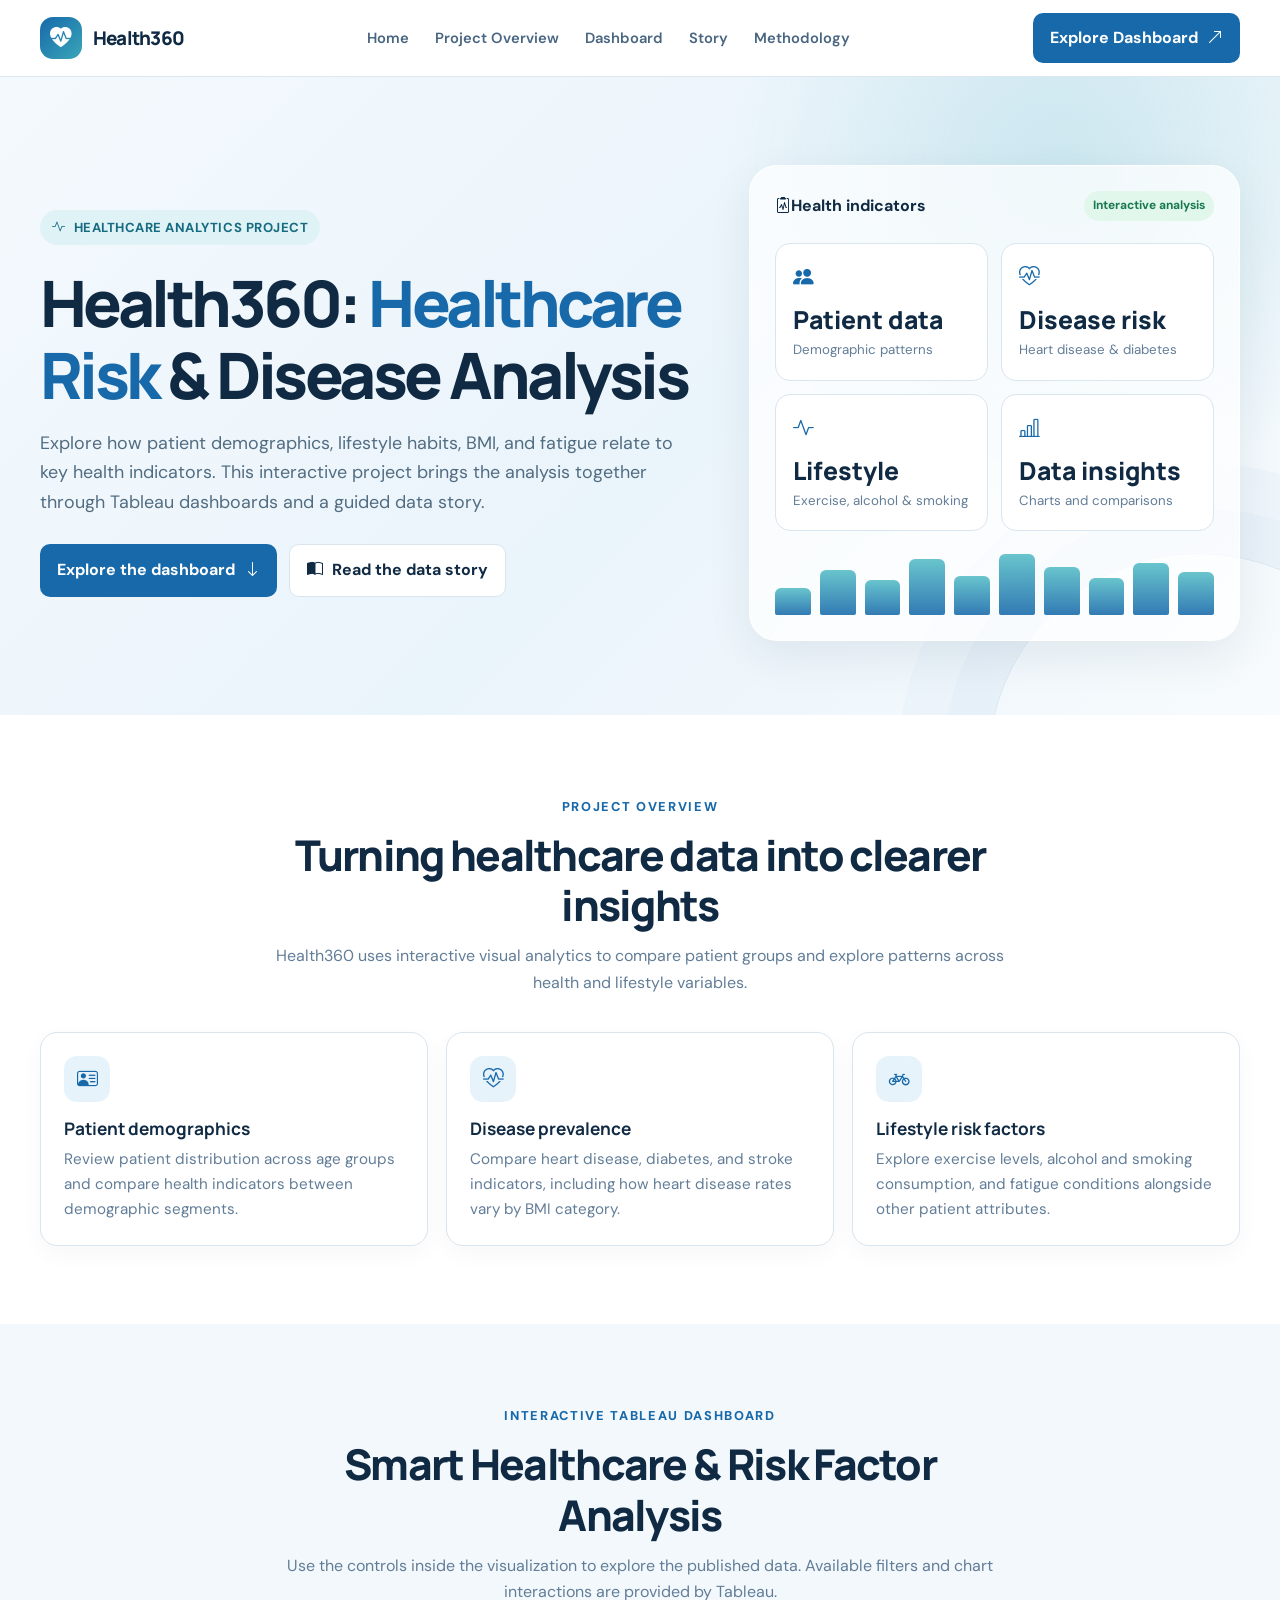
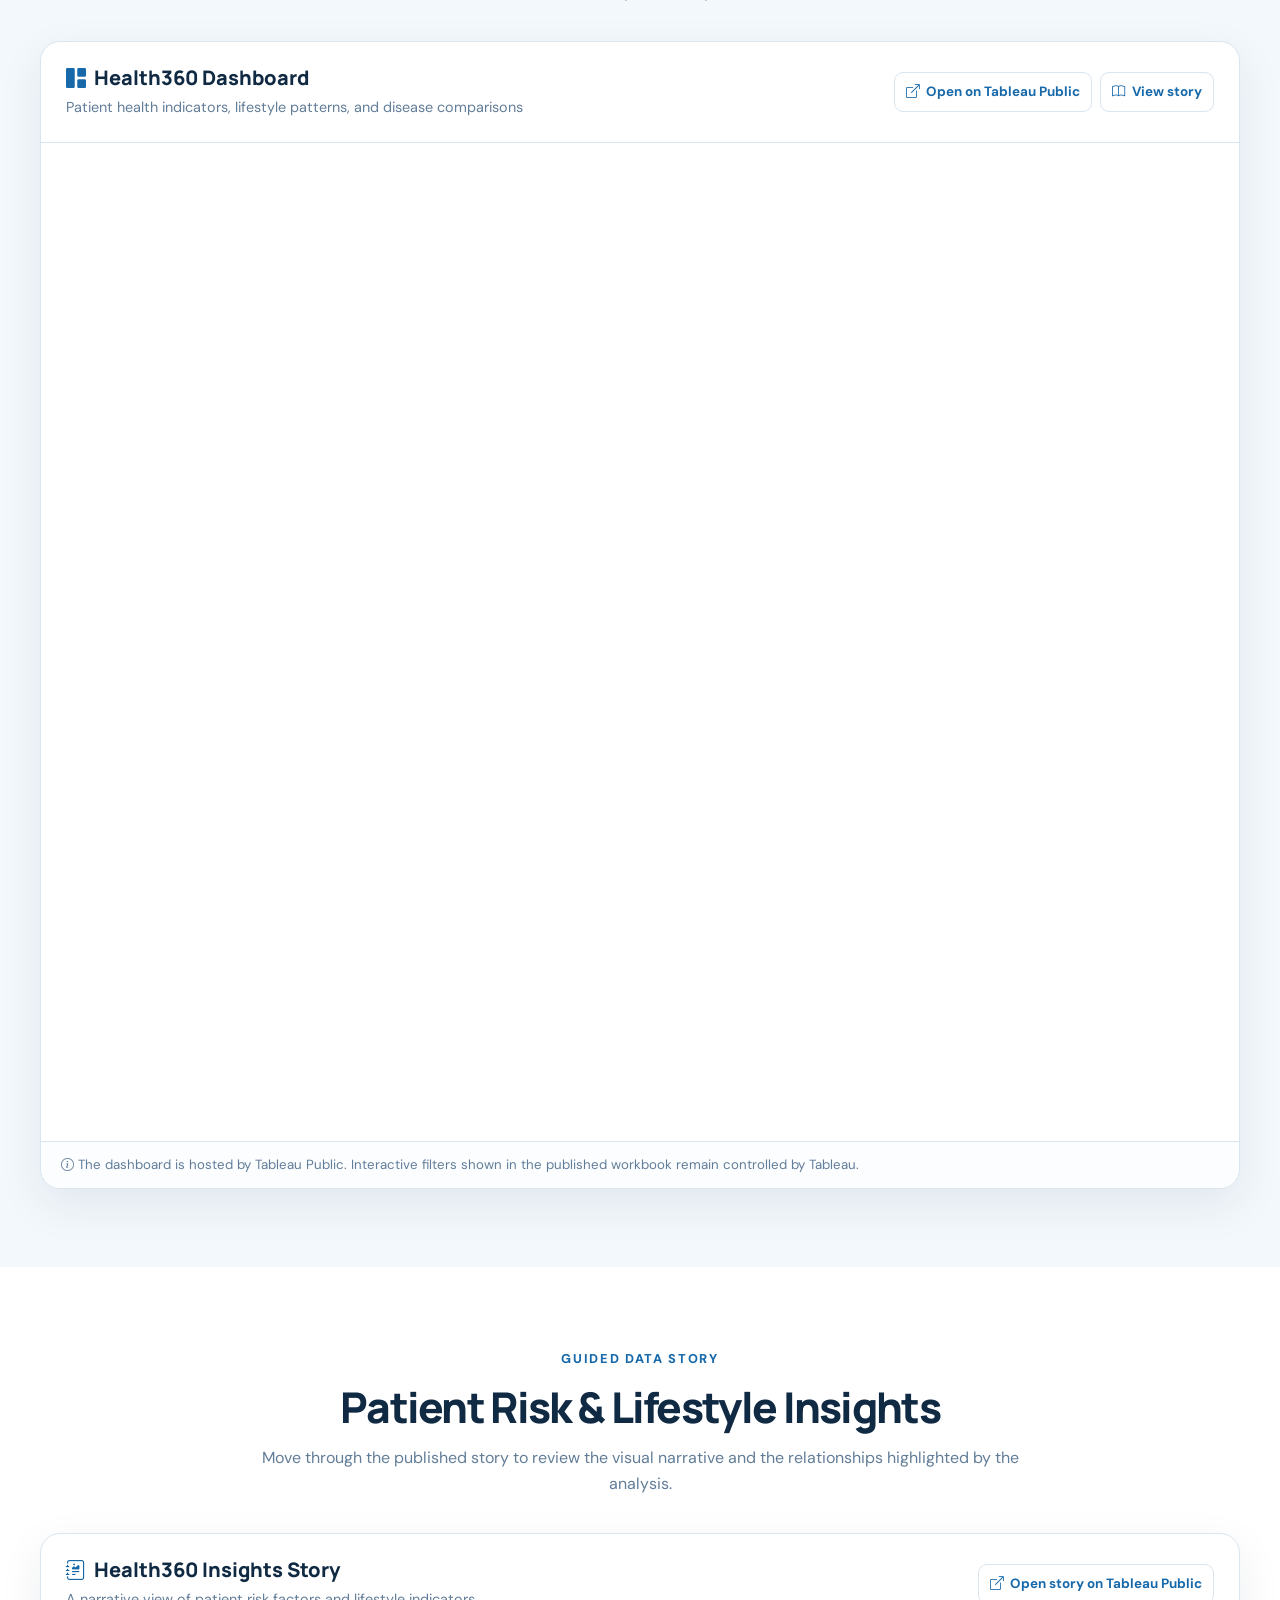
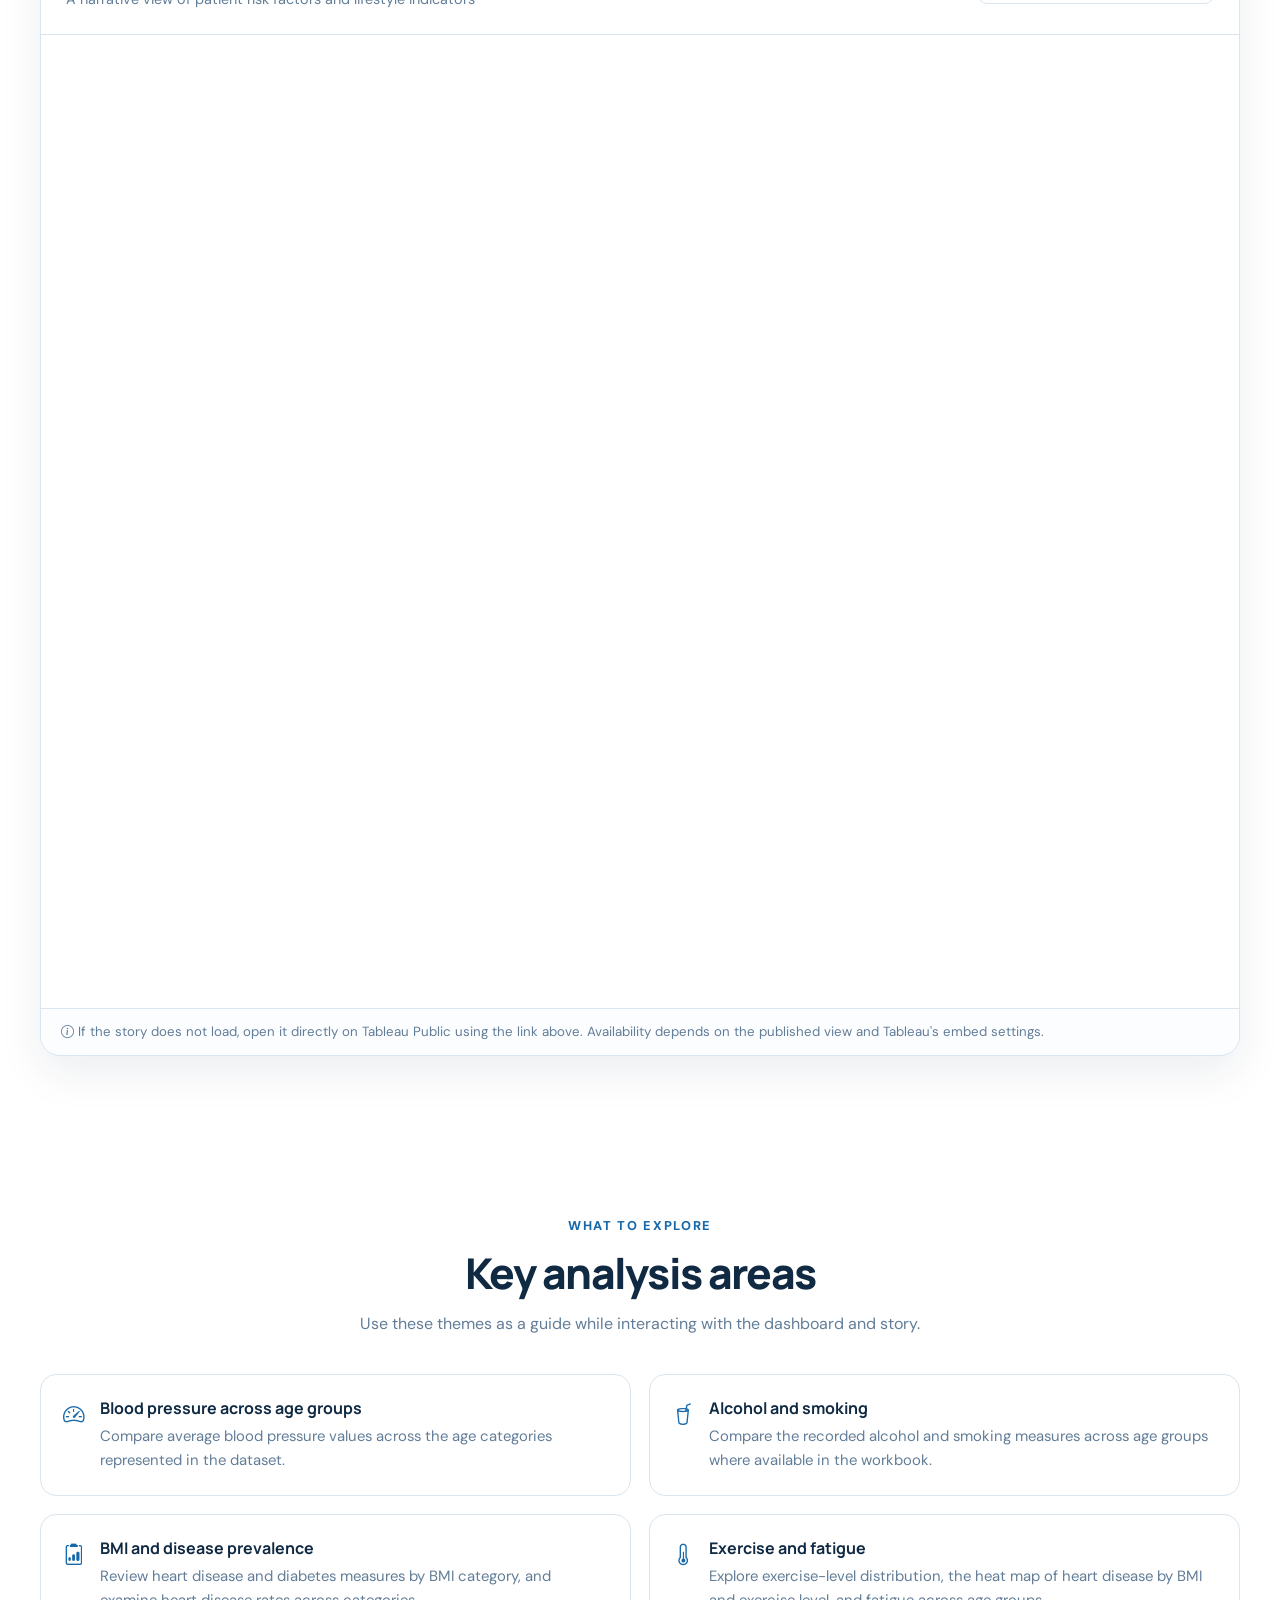
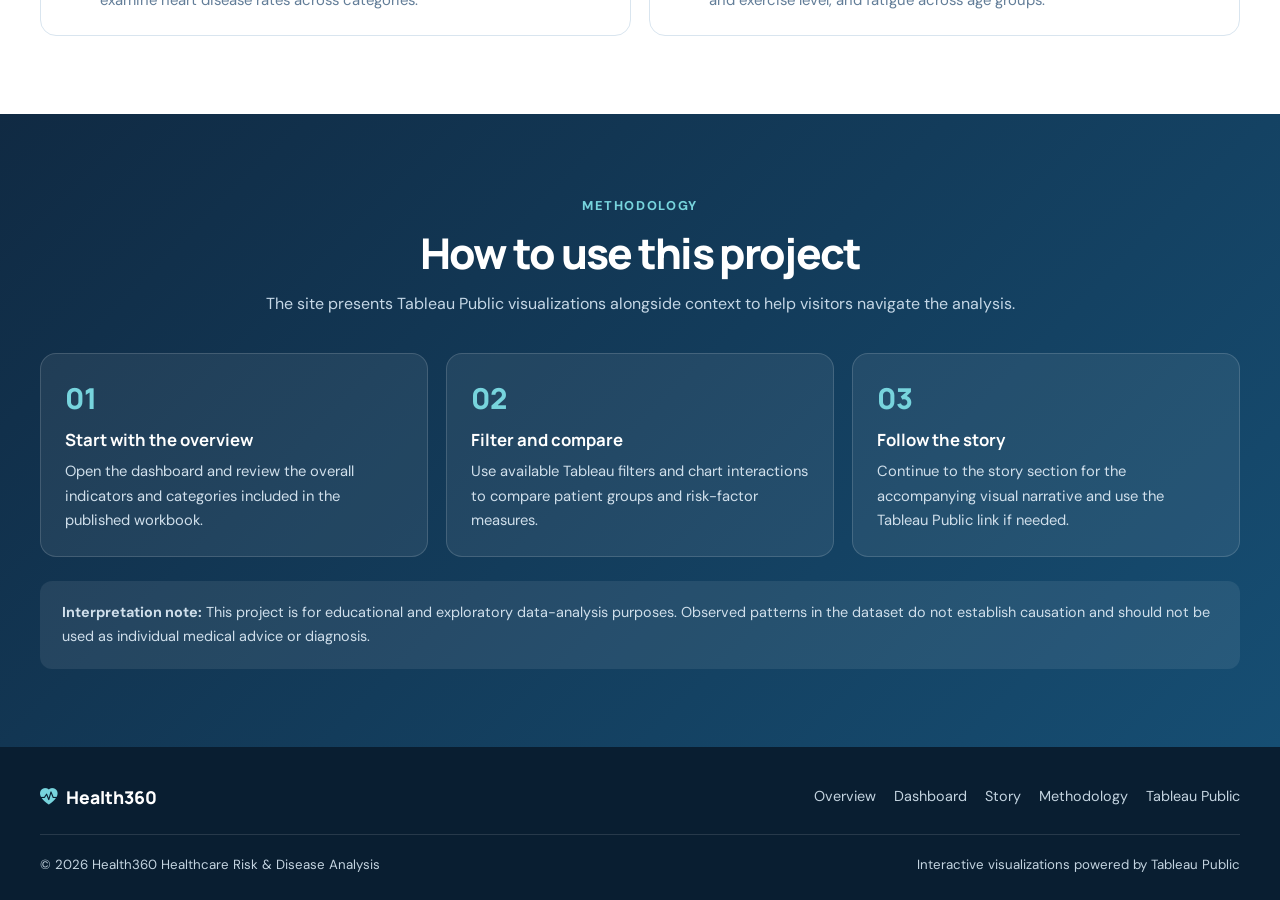
<file: index.html>
<!DOCTYPE html>
<html lang="en">
<head>
  <meta charset="utf-8">
  <meta name="viewport" content="width=device-width, initial-scale=1">
  <meta name="description" content="Health360 healthcare risk and disease analysis dashboard exploring patient health indicators, lifestyle factors, and disease prevalence.">
  <meta name="theme-color" content="#102a43">
  <title>Health360 | Healthcare Risk &amp; Disease Analysis</title>
  <link rel="preconnect" href="https://fonts.googleapis.com">
  <link rel="preconnect" href="https://fonts.gstatic.com" crossorigin>
  <link href="https://fonts.googleapis.com/css2?family=DM+Sans:wght@400;500;600;700&family=Manrope:wght@400;500;600;700;800&display=swap" rel="stylesheet">
  <link href="https://cdn.jsdelivr.net/npm/bootstrap-icons@1.11.3/font/bootstrap-icons.min.css" rel="stylesheet">
  <style>
    :root{--navy:#102a43;--blue:#1769aa;--cyan:#3aa6b9;--ink:#243b53;--muted:#627d98;--line:#d9e5ef;--pale:#f3f8fc;--white:#fff;--shadow:0 16px 45px rgba(16,42,67,.08)}
    *{box-sizing:border-box}html{scroll-behavior:smooth;scroll-padding-top:88px}body{margin:0;background:#fff;color:var(--ink);font-family:'DM Sans',sans-serif;line-height:1.65}a{color:inherit;text-decoration:none}.container{width:min(1200px,calc(100% - 40px));margin:auto}
    .site-header{position:sticky;top:0;z-index:20;background:rgba(255,255,255,.94);backdrop-filter:blur(14px);border-bottom:1px solid rgba(217,229,239,.9)}.nav-wrap{min-height:76px;display:flex;align-items:center;justify-content:space-between;gap:24px}.brand{display:flex;align-items:center;gap:11px;color:var(--navy);font:800 1.18rem Manrope,sans-serif;letter-spacing:-.04em}.brand-mark{width:42px;height:42px;border-radius:13px;display:grid;place-items:center;color:#fff;background:linear-gradient(135deg,var(--blue),var(--cyan));font-size:1.35rem}.nav-links{display:flex;align-items:center;gap:26px;color:#486581;font-weight:600;font-size:.92rem}.nav-links a:hover,.nav-links a:focus{color:var(--blue)}.nav-cta,.button{display:inline-flex;align-items:center;justify-content:center;gap:9px;border:0;border-radius:10px;padding:12px 17px;background:var(--blue);color:white;font-weight:700;cursor:pointer;transition:.2s}.nav-cta:hover,.button:hover{background:#10568e;transform:translateY(-1px);color:#fff}.menu-toggle{display:none;border:1px solid var(--line);border-radius:9px;background:#fff;color:var(--navy);font-size:1.4rem;padding:7px 11px}
    .hero{position:relative;overflow:hidden;padding:88px 0 74px;background:radial-gradient(circle at 83% 15%,rgba(58,166,185,.18),transparent 28%),linear-gradient(135deg,#f4f9fd 0%,#eaf4fb 55%,#f7fbfd 100%)}.hero:after{content:'';position:absolute;width:420px;height:420px;border:1px solid rgba(23,105,170,.12);border-radius:50%;right:-130px;bottom:-260px;box-shadow:0 0 0 45px rgba(23,105,170,.025),0 0 0 90px rgba(23,105,170,.025)}.hero-grid{display:grid;grid-template-columns:1.15fr .85fr;align-items:center;gap:45px;position:relative;z-index:1}.eyebrow{display:inline-flex;align-items:center;gap:8px;padding:7px 12px;border-radius:99px;background:#dff2f6;color:#176b80;font-weight:700;font-size:.82rem;letter-spacing:.04em;text-transform:uppercase}.hero h1{font:800 clamp(2.35rem,5vw,4.2rem)/1.12 Manrope,sans-serif;color:var(--navy);letter-spacing:-.055em;margin:22px 0 18px;max-width:720px}.hero h1 span{color:var(--blue)}.hero p{font-size:1.12rem;color:#526d82;max-width:650px;margin:0 0 27px}.hero-actions{display:flex;flex-wrap:wrap;gap:12px}.button.secondary{background:#fff;color:var(--navy);border:1px solid var(--line)}.button.secondary:hover{background:#f6fbff}.hero-visual{min-height:310px;border:1px solid rgba(255,255,255,.9);border-radius:28px;padding:25px;background:rgba(255,255,255,.72);box-shadow:var(--shadow);position:relative}.visual-top{display:flex;align-items:center;justify-content:space-between;margin-bottom:22px;font-weight:700;color:var(--navy)}.status-pill{font-size:.75rem;padding:5px 9px;border-radius:99px;background:#e1f7ec;color:#18794e}.metric-grid{display:grid;grid-template-columns:1fr 1fr;gap:13px}.metric{padding:17px;border:1px solid var(--line);border-radius:15px;background:white}.metric i{font-size:1.3rem;color:var(--blue)}.metric strong{display:block;font:800 1.55rem Manrope,sans-serif;color:var(--navy);margin-top:8px}.metric small{color:var(--muted)}.mini-bars{display:flex;align-items:end;gap:9px;height:64px;margin-top:20px}.mini-bars span{display:block;flex:1;border-radius:6px 6px 2px 2px;background:linear-gradient(180deg,#55bdc6,#1769aa);opacity:.88}
    section{padding:78px 0}.section-heading{text-align:center;max-width:760px;margin:0 auto 36px}.section-heading .kicker{color:var(--blue);font-size:.8rem;text-transform:uppercase;font-weight:800;letter-spacing:.13em}.section-heading h2{font:800 clamp(1.8rem,3.4vw,2.65rem)/1.2 Manrope,sans-serif;letter-spacing:-.04em;color:var(--navy);margin:10px 0 12px}.section-heading p{color:var(--muted);margin:0}.overview{background:#fff}.overview-grid{display:grid;grid-template-columns:repeat(3,1fr);gap:18px}.info-card{padding:23px;border:1px solid var(--line);border-radius:17px;background:white;box-shadow:0 8px 24px rgba(16,42,67,.035)}.info-card .icon{width:46px;height:46px;border-radius:13px;display:grid;place-items:center;background:#e7f3fb;color:var(--blue);font-size:1.3rem;margin-bottom:15px}.info-card h3{font:700 1.08rem Manrope,sans-serif;color:var(--navy);margin:0 0 7px}.info-card p{margin:0;color:var(--muted);font-size:.95rem}
    .viz-section{background:var(--pale)}.viz-card{border:1px solid var(--line);border-radius:20px;background:#fff;overflow:hidden;box-shadow:var(--shadow)}.viz-head{padding:22px 25px;display:flex;align-items:center;justify-content:space-between;gap:16px;border-bottom:1px solid var(--line)}.viz-head h3{margin:0;color:var(--navy);font:800 1.25rem Manrope,sans-serif}.viz-head p{margin:5px 0 0;color:var(--muted);font-size:.9rem}.viz-actions{display:flex;flex-wrap:wrap;gap:8px}.small-link{display:inline-flex;align-items:center;gap:7px;border:1px solid var(--line);padding:8px 11px;border-radius:9px;font-size:.84rem;font-weight:700;color:var(--blue);white-space:nowrap}.small-link:hover{background:#edf7fc}.tableau-frame{position:relative;width:100%;height:clamp(620px,78vw,1050px);background:#fff}.tableau-frame iframe{position:absolute;inset:0;width:100%;height:100%;border:0}.tableau-note{padding:12px 20px;border-top:1px solid var(--line);font-size:.83rem;color:var(--muted);background:#fbfdff}.story-section{background:white}.story-frame{height:clamp(620px,76vw,980px)}.story-frame iframe{position:absolute;inset:0;width:100%;height:100%;border:0}.insights-grid{display:grid;grid-template-columns:repeat(2,1fr);gap:18px}.insight{display:flex;gap:15px;padding:22px;border:1px solid var(--line);border-radius:16px;background:white}.insight i{font-size:1.35rem;color:var(--blue);margin-top:2px}.insight h3{margin:0 0 5px;font:700 1rem Manrope,sans-serif;color:var(--navy)}.insight p{margin:0;color:var(--muted);font-size:.93rem}.method{background:linear-gradient(135deg,#102a43,#164e73);color:white}.method .section-heading h2{color:white}.method .section-heading p{color:#c5d7e6}.method-grid{display:grid;grid-template-columns:repeat(3,1fr);gap:18px}.method-card{padding:24px;border-radius:16px;border:1px solid rgba(255,255,255,.15);background:rgba(255,255,255,.07)}.method-card .number{font:800 1.8rem Manrope,sans-serif;color:#77d4dd}.method-card h3{font:700 1.05rem Manrope,sans-serif;margin:10px 0 8px}.method-card p{margin:0;color:#d0dfeb;font-size:.92rem}.disclaimer{padding:20px 22px;margin-top:24px;border-radius:12px;background:rgba(255,255,255,.08);color:#d0dfeb;font-size:.9rem}
    footer{background:#091e31;color:#c4d4e0;padding:38px 0 24px}.footer-top{display:flex;align-items:center;justify-content:space-between;gap:25px;flex-wrap:wrap}.footer-brand{font:800 1.1rem Manrope,sans-serif;color:white}.footer-links{display:flex;gap:18px;flex-wrap:wrap;font-size:.9rem}.footer-links a:hover{color:white}.copyright{border-top:1px solid rgba(255,255,255,.12);padding-top:19px;margin-top:25px;font-size:.83rem;display:flex;justify-content:space-between;gap:15px;flex-wrap:wrap}.back-top{position:fixed;right:18px;bottom:18px;width:44px;height:44px;border-radius:13px;display:grid;place-items:center;background:var(--blue);color:white;box-shadow:var(--shadow);z-index:10;opacity:0;pointer-events:none;transition:.2s}.back-top.visible{opacity:1;pointer-events:auto}
    @media(max-width:900px){.hero-grid{grid-template-columns:1fr}.hero-visual{max-width:650px}.nav-links{gap:15px}.overview-grid,.method-grid{grid-template-columns:repeat(2,1fr)}.viz-head{align-items:flex-start;flex-direction:column}.tableau-frame{height:760px}}
    @media(max-width:680px){.container{width:min(100% - 28px,1200px)}.nav-wrap{min-height:68px}.menu-toggle{display:block}.nav-cta{display:none}.nav-links{display:none;position:absolute;top:68px;left:14px;right:14px;padding:16px;background:white;border:1px solid var(--line);border-radius:14px;box-shadow:var(--shadow);flex-direction:column;align-items:stretch;gap:0}.nav-links.open{display:flex}.nav-links a{padding:10px 7px}.hero{padding:60px 0 52px}.hero h1{font-size:2.55rem}.hero p{font-size:1rem}.hero-visual{padding:17px;min-height:0}.metric{padding:13px}.metric strong{font-size:1.25rem}section{padding:57px 0}.overview-grid,.method-grid,.insights-grid{grid-template-columns:1fr}.section-heading{margin-bottom:27px}.viz-head{padding:18px}.viz-head h3{font-size:1.1rem}.viz-actions{width:100%}.small-link{font-size:.78rem}.tableau-frame{height:700px}.story-frame{height:720px}.copyright{flex-direction:column}.footer-top{align-items:flex-start;flex-direction:column}}
    @media(prefers-reduced-motion:reduce){html{scroll-behavior:auto}*,*:before,*:after{transition:none!important;animation:none!important}}
  </style>
</head>
<body>
  <header class="site-header">
    <div class="container nav-wrap">
      <a class="brand" href="#home" aria-label="Health360 home"><span class="brand-mark"><i class="bi bi-heart-pulse-fill"></i></span><span>Health360</span></a>
      <button class="menu-toggle" id="menuToggle" aria-label="Open navigation" aria-expanded="false"><i class="bi bi-list"></i></button>
      <nav class="nav-links" id="navLinks" aria-label="Main navigation">
        <a href="#home">Home</a><a href="#overview">Project Overview</a><a href="#dashboard">Dashboard</a><a href="#story">Story</a><a href="#methodology">Methodology</a>
      </nav>
      <a class="nav-cta" href="#dashboard">Explore Dashboard <i class="bi bi-arrow-up-right"></i></a>
    </div>
  </header>

  <main>
    <section class="hero" id="home">
      <div class="container hero-grid">
        <div>
          <span class="eyebrow"><i class="bi bi-activity"></i> Healthcare analytics project</span>
          <h1>Health360: <span>Healthcare Risk</span> &amp; Disease Analysis</h1>
          <p>Explore how patient demographics, lifestyle habits, BMI, and fatigue relate to key health indicators. This interactive project brings the analysis together through Tableau dashboards and a guided data story.</p>
          <div class="hero-actions"><a class="button" href="#dashboard">Explore the dashboard <i class="bi bi-arrow-down"></i></a><a class="button secondary" href="#story"><i class="bi bi-book-half"></i> Read the data story</a></div>
        </div>
        <div class="hero-visual" aria-label="Illustrative healthcare metrics preview">
          <div class="visual-top"><span><i class="bi bi-clipboard2-pulse me-2"></i>Health indicators</span><span class="status-pill">Interactive analysis</span></div>
          <div class="metric-grid">
            <div class="metric"><i class="bi bi-people-fill"></i><strong>Patient data</strong><small>Demographic patterns</small></div>
            <div class="metric"><i class="bi bi-heart-pulse"></i><strong>Disease risk</strong><small>Heart disease &amp; diabetes</small></div>
            <div class="metric"><i class="bi bi-activity"></i><strong>Lifestyle</strong><small>Exercise, alcohol &amp; smoking</small></div>
            <div class="metric"><i class="bi bi-bar-chart-line"></i><strong>Data insights</strong><small>Charts and comparisons</small></div>
          </div>
          <div class="mini-bars" aria-hidden="true"><span style="height:42%"></span><span style="height:70%"></span><span style="height:55%"></span><span style="height:88%"></span><span style="height:62%"></span><span style="height:96%"></span><span style="height:76%"></span><span style="height:58%"></span><span style="height:82%"></span><span style="height:68%"></span></div>
        </div>
      </div>
    </section>

    <section class="overview" id="overview">
      <div class="container">
        <div class="section-heading"><span class="kicker">Project overview</span><h2>Turning healthcare data into clearer insights</h2><p>Health360 uses interactive visual analytics to compare patient groups and explore patterns across health and lifestyle variables.</p></div>
        <div class="overview-grid">
          <article class="info-card"><div class="icon"><i class="bi bi-person-vcard"></i></div><h3>Patient demographics</h3><p>Review patient distribution across age groups and compare health indicators between demographic segments.</p></article>
          <article class="info-card"><div class="icon"><i class="bi bi-heart-pulse"></i></div><h3>Disease prevalence</h3><p>Compare heart disease, diabetes, and stroke indicators, including how heart disease rates vary by BMI category.</p></article>
          <article class="info-card"><div class="icon"><i class="bi bi-bicycle"></i></div><h3>Lifestyle risk factors</h3><p>Explore exercise levels, alcohol and smoking consumption, and fatigue conditions alongside other patient attributes.</p></article>
        </div>
      </div>
    </section>

    <section class="viz-section" id="dashboard">
      <div class="container">
        <div class="section-heading"><span class="kicker">Interactive Tableau dashboard</span><h2>Smart Healthcare &amp; Risk Factor Analysis</h2><p>Use the controls inside the visualization to explore the published data. Available filters and chart interactions are provided by Tableau.</p></div>
        <div class="viz-card">
          <div class="viz-head"><div><h3><i class="bi bi-grid-1x2-fill" style="color:var(--blue);margin-right:8px"></i>Health360 Dashboard</h3><p>Patient health indicators, lifestyle patterns, and disease comparisons</p></div><div class="viz-actions"><a class="small-link" href="https://public.tableau.com/views/Health360HealthcareRisk/Health360HealthcareRiskAnalysis" target="_blank" rel="noopener noreferrer"><i class="bi bi-box-arrow-up-right"></i> Open on Tableau Public</a><a class="small-link" href="#story"><i class="bi bi-book"></i> View story</a></div></div>
          <div class="tableau-frame"><iframe title="Health360 Healthcare Risk Analysis Dashboard" src="https://public.tableau.com/views/Health360HealthcareRisk/Health360HealthcareRiskAnalysis?:showVizHome=no&amp;:embed=true&amp;:toolbar=yes&amp;:tabs=no&amp;:display_count=no" loading="lazy" allowfullscreen></iframe></div>
          <div class="tableau-note"><i class="bi bi-info-circle"></i> The dashboard is hosted by Tableau Public. Interactive filters shown in the published workbook remain controlled by Tableau.</div>
        </div>
      </div>
    </section>

    <section class="story-section" id="story">
      <div class="container">
        <div class="section-heading"><span class="kicker">Guided data story</span><h2>Patient Risk &amp; Lifestyle Insights</h2><p>Move through the published story to review the visual narrative and the relationships highlighted by the analysis.</p></div>
        <div class="viz-card">
          <div class="viz-head"><div><h3><i class="bi bi-journal-richtext" style="color:var(--blue);margin-right:8px"></i>Health360 Insights Story</h3><p>A narrative view of patient risk factors and lifestyle indicators</p></div><div class="viz-actions"><a class="small-link" href="https://public.tableau.com/views/Health360HealthcareRisk/PatientRiskLifestyleInsights" target="_blank" rel="noopener noreferrer"><i class="bi bi-box-arrow-up-right"></i> Open story on Tableau Public</a></div></div>
          <div class="tableau-frame story-frame"><iframe title="Health360 Patient Risk and Lifestyle Insights Story" src="https://public.tableau.com/views/Health360HealthcareRisk/PatientRiskLifestyleInsights?:showVizHome=no&amp;:embed=true&amp;:toolbar=yes&amp;:tabs=no&amp;:display_count=no" loading="lazy" allowfullscreen></iframe></div>
          <div class="tableau-note"><i class="bi bi-info-circle"></i> If the story does not load, open it directly on Tableau Public using the link above. Availability depends on the published view and Tableau's embed settings.</div>
        </div>
      </div>
    </section>

    <section class="overview" id="insights">
      <div class="container">
        <div class="section-heading"><span class="kicker">What to explore</span><h2>Key analysis areas</h2><p>Use these themes as a guide while interacting with the dashboard and story.</p></div>
        <div class="insights-grid">
          <article class="insight"><i class="bi bi-speedometer2"></i><div><h3>Blood pressure across age groups</h3><p>Compare average blood pressure values across the age categories represented in the dataset.</p></div></article>
          <article class="insight"><i class="bi bi-cup-straw"></i><div><h3>Alcohol and smoking</h3><p>Compare the recorded alcohol and smoking measures across age groups where available in the workbook.</p></div></article>
          <article class="insight"><i class="bi bi-clipboard2-data"></i><div><h3>BMI and disease prevalence</h3><p>Review heart disease and diabetes measures by BMI category, and examine heart disease rates across categories.</p></div></article>
          <article class="insight"><i class="bi bi-thermometer-half"></i><div><h3>Exercise and fatigue</h3><p>Explore exercise-level distribution, the heat map of heart disease by BMI and exercise level, and fatigue across age groups.</p></div></article>
        </div>
      </div>
    </section>

    <section class="method" id="methodology">
      <div class="container">
        <div class="section-heading"><span class="kicker" style="color:#77d4dd">Methodology</span><h2>How to use this project</h2><p>The site presents Tableau Public visualizations alongside context to help visitors navigate the analysis.</p></div>
        <div class="method-grid">
          <article class="method-card"><div class="number">01</div><h3>Start with the overview</h3><p>Open the dashboard and review the overall indicators and categories included in the published workbook.</p></article>
          <article class="method-card"><div class="number">02</div><h3>Filter and compare</h3><p>Use available Tableau filters and chart interactions to compare patient groups and risk-factor measures.</p></article>
          <article class="method-card"><div class="number">03</div><h3>Follow the story</h3><p>Continue to the story section for the accompanying visual narrative and use the Tableau Public link if needed.</p></article>
        </div>
        <div class="disclaimer"><strong>Interpretation note:</strong> This project is for educational and exploratory data-analysis purposes. Observed patterns in the dataset do not establish causation and should not be used as individual medical advice or diagnosis.</div>
      </div>
    </section>
  </main>

  <footer>
    <div class="container">
      <div class="footer-top"><a class="footer-brand" href="#home"><i class="bi bi-heart-pulse-fill" style="color:#77d4dd;margin-right:8px"></i>Health360</a><div class="footer-links"><a href="#overview">Overview</a><a href="#dashboard">Dashboard</a><a href="#story">Story</a><a href="#methodology">Methodology</a><a href="https://public.tableau.com/views/Health360HealthcareRisk/Health360HealthcareRiskAnalysis" target="_blank" rel="noopener noreferrer">Tableau Public</a></div></div>
      <div class="copyright"><span>© <span id="year"></span> Health360 Healthcare Risk &amp; Disease Analysis</span><span>Interactive visualizations powered by Tableau Public</span></div>
    </div>
  </footer>
  <a class="back-top" id="backTop" href="#home" aria-label="Back to top"><i class="bi bi-arrow-up"></i></a>
  <script>
    const menuToggle = document.getElementById('menuToggle');
    const navLinks = document.getElementById('navLinks');
    menuToggle.addEventListener('click', () => {
      const open = navLinks.classList.toggle('open');
      menuToggle.setAttribute('aria-expanded', String(open));
      menuToggle.innerHTML = open ? '<i class="bi bi-x-lg"></i>' : '<i class="bi bi-list"></i>';
    });
    navLinks.querySelectorAll('a').forEach(link => link.addEventListener('click', () => {
      navLinks.classList.remove('open');
      menuToggle.setAttribute('aria-expanded', 'false');
      menuToggle.innerHTML = '<i class="bi bi-list"></i>';
    }));
    const backTop = document.getElementById('backTop');
    window.addEventListener('scroll', () => backTop.classList.toggle('visible', window.scrollY > 450), {passive:true});
    document.getElementById('year').textContent = new Date().getFullYear();
  </script>
</body>
</html>
</file>
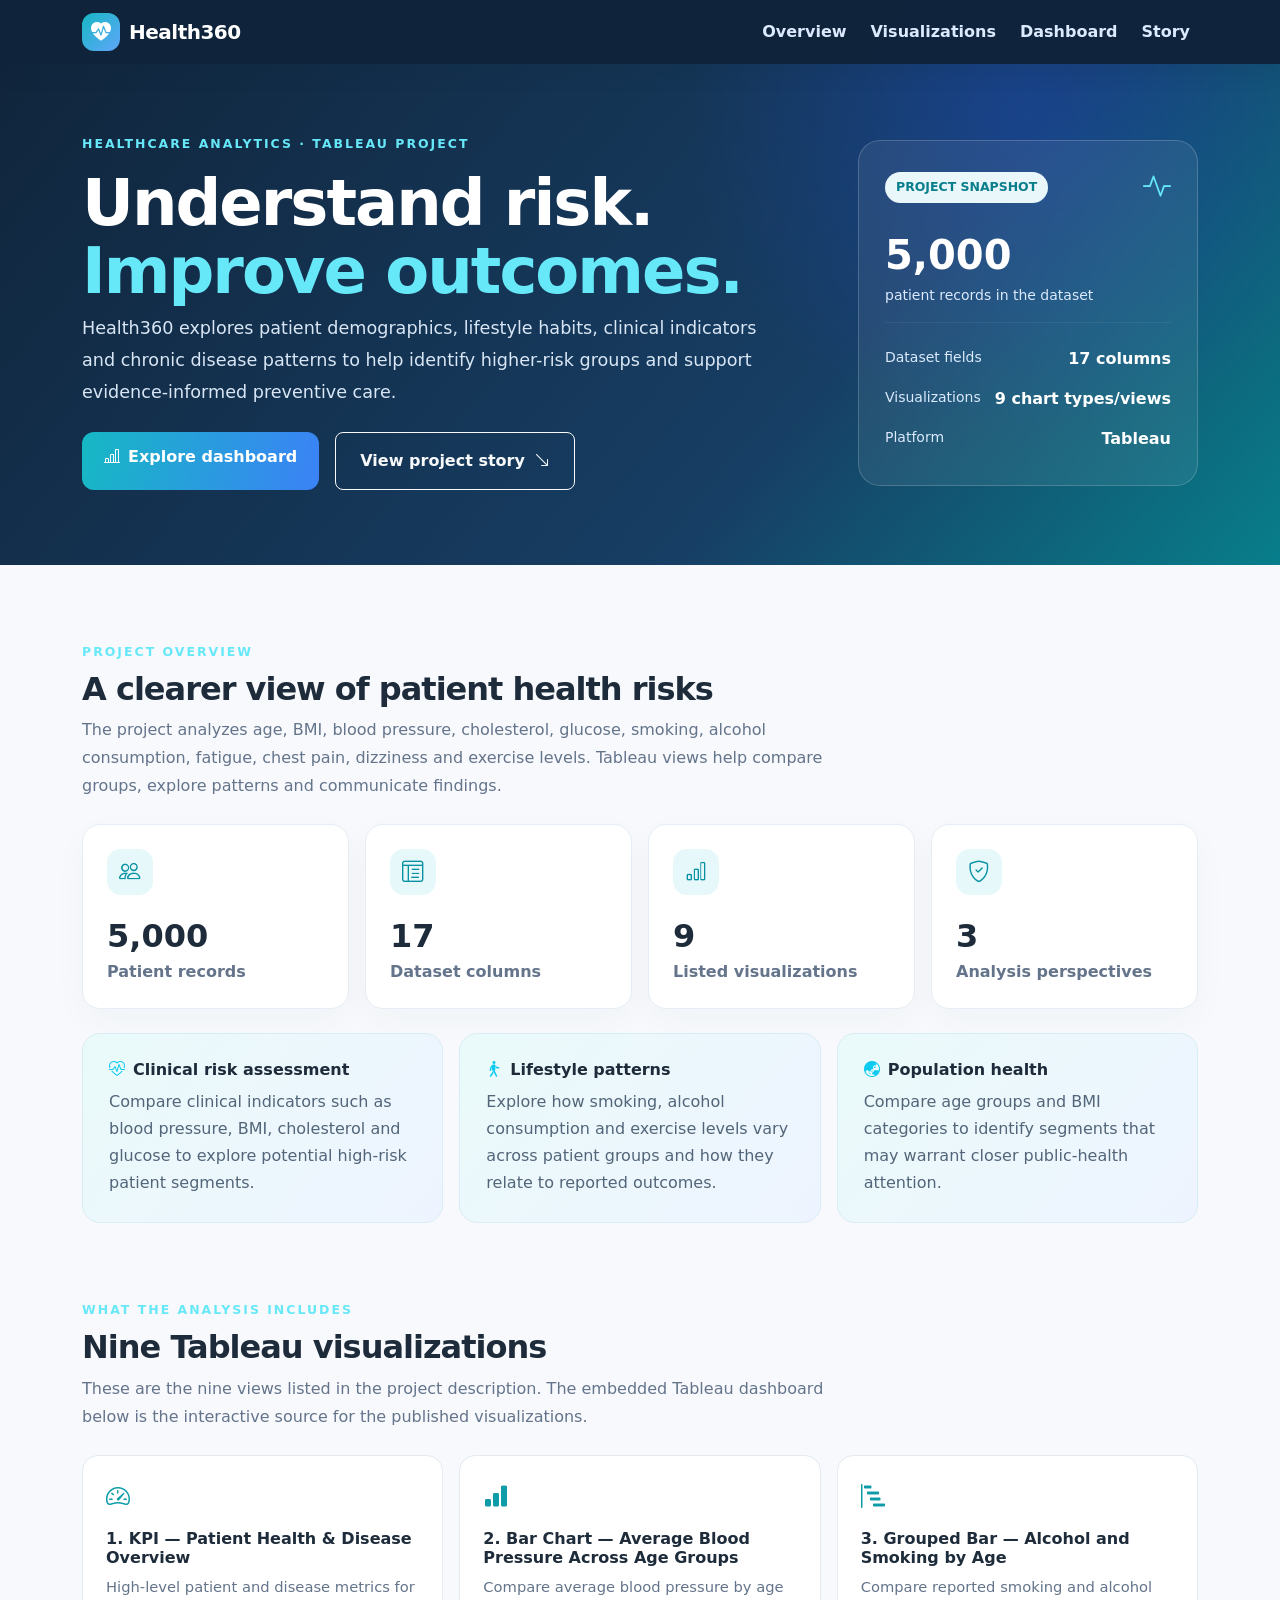
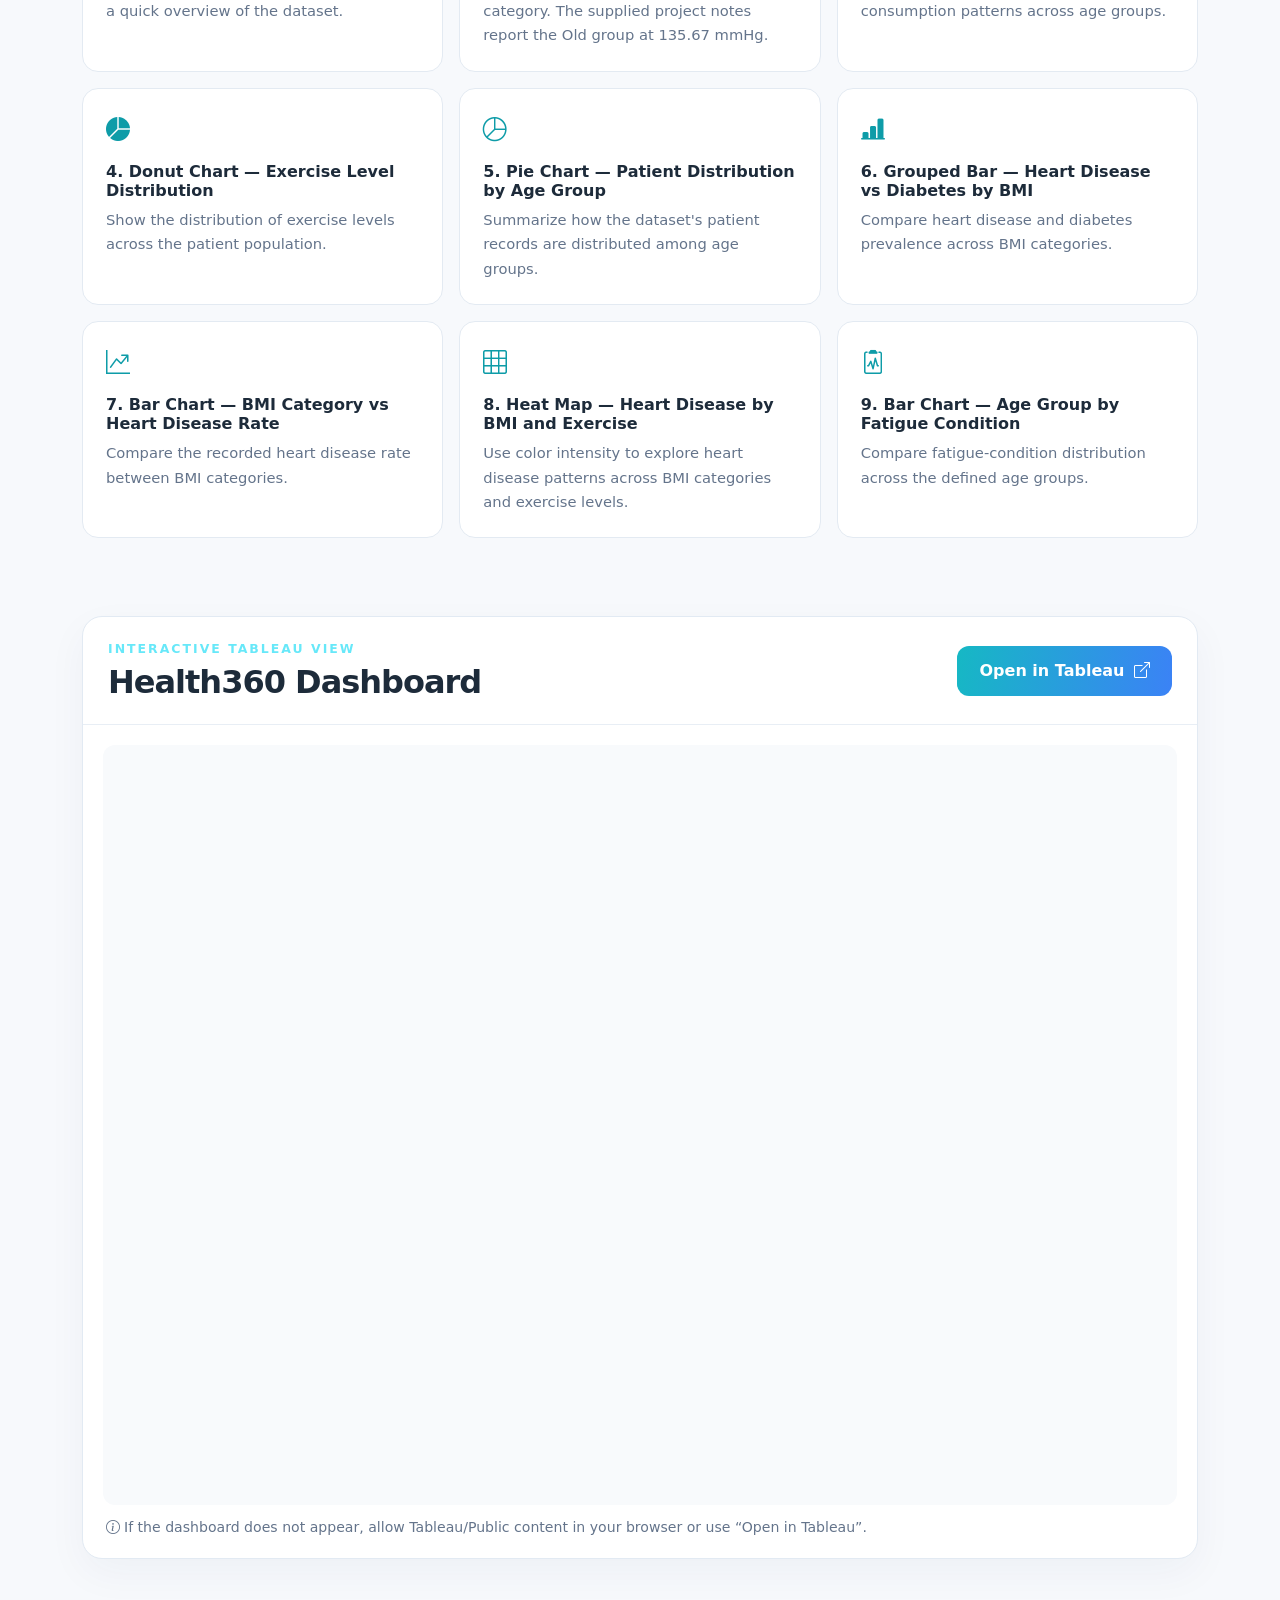
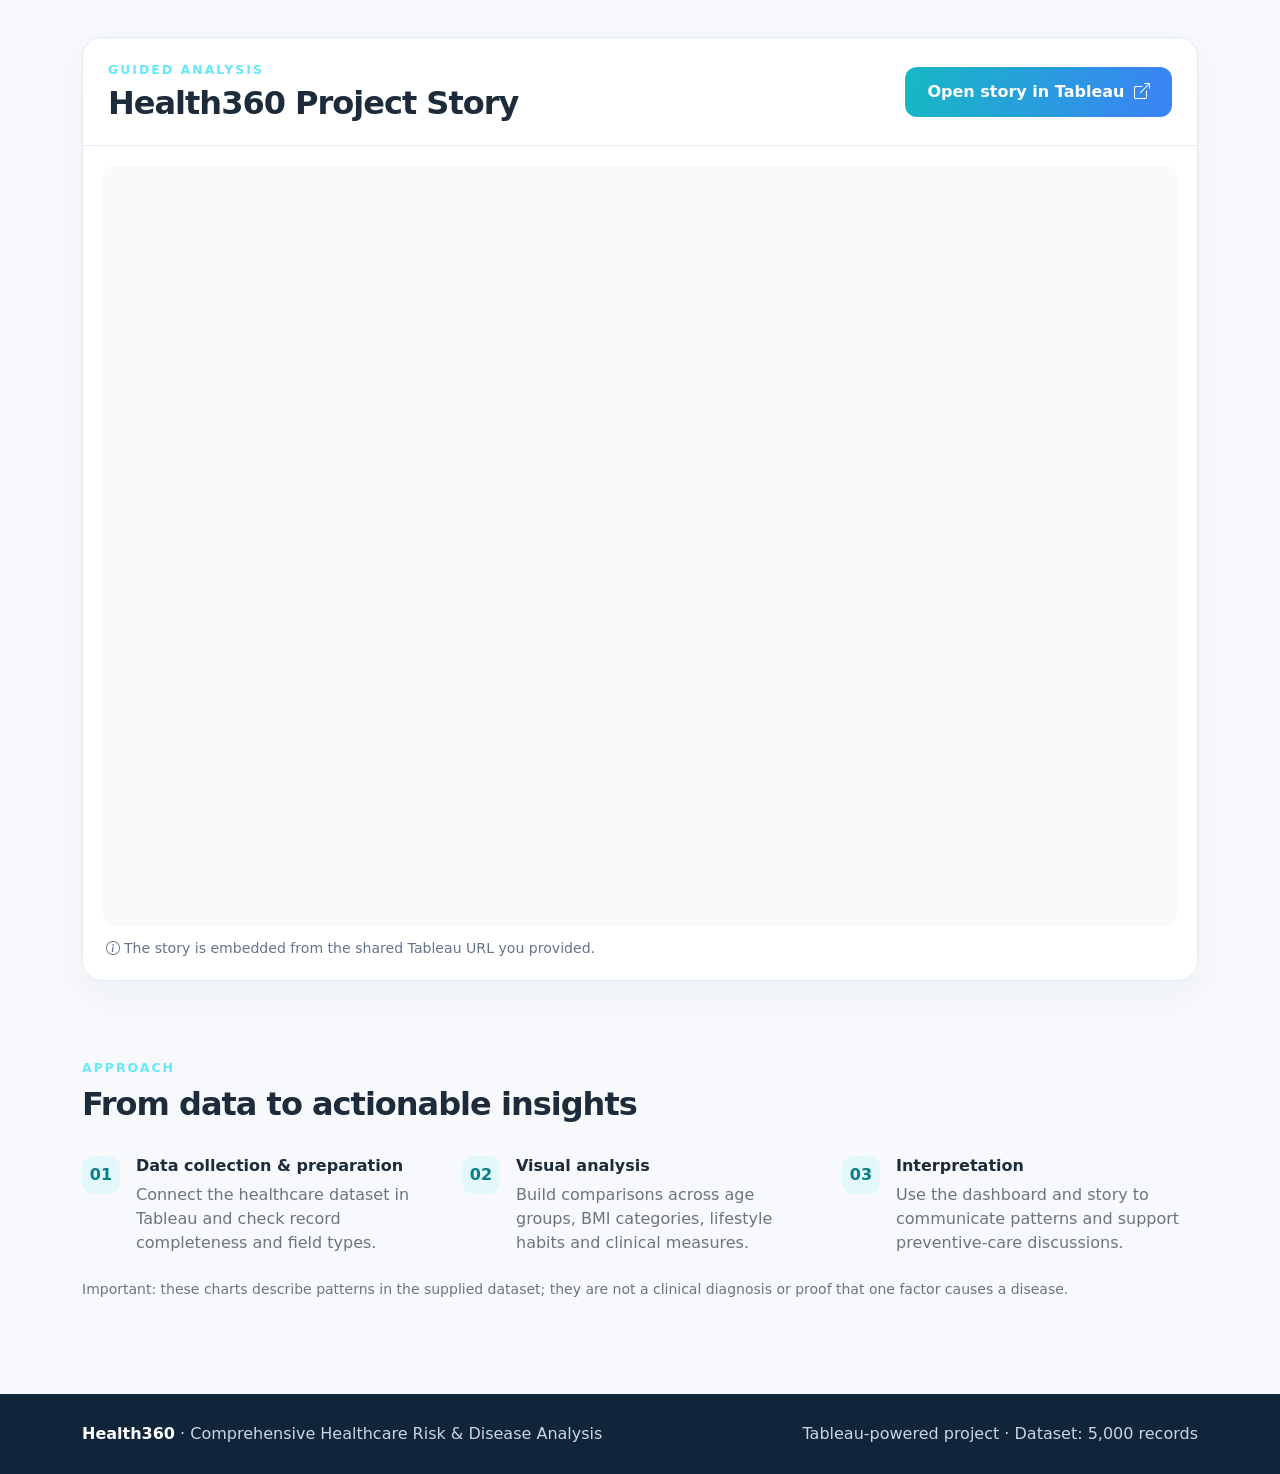
<file: index (5).html>
<!DOCTYPE html>
<html lang="en">
<head>
<meta charset="UTF-8">
<meta name="viewport" content="width=device-width, initial-scale=1">
<title>Health360 | Healthcare Risk & Disease Analytics</title>
<meta name="description" content="Health360 healthcare risk and disease analytics project exploring 5,000 patient records with Tableau dashboards and story.">
<link href="https://cdn.jsdelivr.net/npm/bootstrap@5.3.3/dist/css/bootstrap.min.css" rel="stylesheet">
<link href="https://cdn.jsdelivr.net/npm/bootstrap-icons@1.11.3/font/bootstrap-icons.css" rel="stylesheet">
<style>
:root{--navy:#10243a;--blue:#2563eb;--cyan:#16b8c4;--ink:#1d2b3a;--muted:#64748b;--pale:#f3f7fb}
*{box-sizing:border-box}html{scroll-behavior:smooth;scroll-padding-top:90px}body{margin:0;font-family:Inter,system-ui,-apple-system,"Segoe UI",sans-serif;color:var(--ink);background:#f7f9fc}
.navbar{background:rgba(16,36,58,.97);box-shadow:0 5px 25px #10243a20}.navbar-brand{font-weight:800;letter-spacing:-.5px}.brand-mark{display:inline-grid;place-items:center;background:linear-gradient(135deg,var(--cyan),#60a5fa);width:38px;height:38px;border-radius:12px;margin-right:9px;color:white}
.nav-link{color:#dbeafe!important;font-weight:600}.nav-link:hover{color:#67e8f9!important}
.hero{background:radial-gradient(circle at 80% 20%,#1d4ed855,transparent 30%),linear-gradient(130deg,#10243a,#173e64 65%,#087e8b);color:white;padding:135px 0 75px;overflow:hidden}
.eyebrow{color:#67e8f9;text-transform:uppercase;letter-spacing:2px;font-size:.78rem;font-weight:800}.hero h1{font-size:clamp(2.4rem,5vw,4.5rem);font-weight:850;letter-spacing:-2px;line-height:1.06}.hero p{max-width:690px;color:#d8e6f5;font-size:1.1rem;line-height:1.8}
.btn-glow{background:linear-gradient(100deg,var(--cyan),#3b82f6);border:0;color:white;font-weight:700;border-radius:12px;padding:13px 22px}.btn-glow:hover{color:white;transform:translateY(-1px)}
.hero-panel{background:#ffffff12;border:1px solid #ffffff2e;border-radius:22px;padding:26px;backdrop-filter:blur(10px)}.hero-panel .big{font-size:2.5rem;font-weight:850}.hero-panel .small{color:#dbeafe}
.section{padding:78px 0}.section-title{font-weight:850;letter-spacing:-1px}.section-sub{color:var(--muted);max-width:750px;line-height:1.75}
.kpi{height:100%;background:white;border:1px solid #e6edf5;border-radius:18px;padding:24px;box-shadow:0 12px 35px #183b5b08}.kpi-icon{width:46px;height:46px;display:grid;place-items:center;border-radius:14px;background:#e7f8fa;color:#0891a2;font-size:1.35rem}.kpi-number{font-size:2rem;font-weight:850;margin-top:17px}.kpi-label{color:var(--muted);font-weight:600}.tag{display:inline-block;background:#e9f7fb;color:#087e8b;border-radius:30px;padding:6px 11px;font-size:.78rem;font-weight:800}
.panel{background:white;border:1px solid #e2eaf3;border-radius:20px;overflow:hidden;box-shadow:0 14px 40px #1636530b}.panel-head{padding:23px 25px;border-bottom:1px solid #e8eef5;display:flex;gap:12px;align-items:center;justify-content:space-between;flex-wrap:wrap}.panel-head h3{font-size:1.15rem;font-weight:800;margin:0}.panel-body{padding:20px}
.embed-frame{width:100%;min-height:760px;position:relative;background:#f8fafc;border-radius:12px;overflow:hidden}.tableauPlaceholder{width:100%!important;min-height:760px}.tableauPlaceholder object{width:100%!important}
.embed-note{font-size:.88rem;color:var(--muted);padding:12px 3px 0}.chart-card{height:100%;background:white;border:1px solid #e3eaf2;border-radius:16px;padding:23px;transition:.2s}.chart-card:hover{transform:translateY(-4px);box-shadow:0 15px 35px #173b5a12}.chart-icon{font-size:1.5rem;color:#0e9ca8;margin-bottom:14px}.chart-card h3{font-size:1rem;font-weight:800}.chart-card p{color:var(--muted);font-size:.92rem;line-height:1.65;margin:0}
.story-insight{background:linear-gradient(130deg,#eafafa,#eef4ff);border:1px solid #d8edf5;border-radius:18px;padding:26px;height:100%}.story-insight h3{font-size:1rem;font-weight:800}.story-insight p{color:#526579;line-height:1.7;margin-bottom:0}
.workflow{display:flex;gap:16px;align-items:flex-start}.step{flex:0 0 38px;height:38px;border-radius:12px;display:grid;place-items:center;background:#e3f8fa;color:#087e8b;font-weight:850}
footer{background:#10243a;color:#cbd5e1;padding:28px 0}footer strong{color:white}
@media(max-width:767px){.hero{padding-top:115px}.section{padding:55px 0}.embed-frame,.tableauPlaceholder{min-height:650px}.hero-panel{margin-top:22px}}
</style>
</head>
<body>
<nav class="navbar navbar-expand-lg navbar-dark fixed-top">
 <div class="container">
  <a class="navbar-brand d-flex align-items-center" href="#home"><span class="brand-mark"><i class="bi bi-heart-pulse-fill"></i></span>Health360</a>
  <button class="navbar-toggler" type="button" data-bs-toggle="collapse" data-bs-target="#nav"><span class="navbar-toggler-icon"></span></button>
  <div class="collapse navbar-collapse" id="nav"><ul class="navbar-nav ms-auto gap-lg-2">
   <li class="nav-item"><a class="nav-link" href="#overview">Overview</a></li><li class="nav-item"><a class="nav-link" href="#visualizations">Visualizations</a></li><li class="nav-item"><a class="nav-link" href="#dashboard">Dashboard</a></li><li class="nav-item"><a class="nav-link" href="#story">Story</a></li>
  </ul></div>
 </div>
</nav>
<header class="hero" id="home"><div class="container"><div class="row align-items-center g-5">
 <div class="col-lg-8"><div class="eyebrow mb-3">Healthcare analytics · Tableau project</div><h1>Understand risk.<br><span style="color:#67e8f9">Improve outcomes.</span></h1>
 <p>Health360 explores patient demographics, lifestyle habits, clinical indicators and chronic disease patterns to help identify higher-risk groups and support evidence-informed preventive care.</p>
 <div class="d-flex flex-wrap gap-3 mt-4"><a class="btn btn-glow" href="#dashboard"><i class="bi bi-bar-chart-line me-2"></i>Explore dashboard</a><a class="btn btn-outline-light rounded-3 px-4 py-3 fw-semibold" href="#story">View project story <i class="bi bi-arrow-down-right ms-1"></i></a></div>
 </div><div class="col-lg-4"><div class="hero-panel"><div class="d-flex align-items-center justify-content-between"><span class="tag">PROJECT SNAPSHOT</span><i class="bi bi-activity fs-3" style="color:#67e8f9"></i></div><div class="big mt-3">5,000</div><div class="small">patient records in the dataset</div><hr style="border-color:#ffffff40"><div class="d-flex justify-content-between py-2"><span class="small">Dataset fields</span><strong>17 columns</strong></div><div class="d-flex justify-content-between py-2"><span class="small">Visualizations</span><strong>9 chart types/views</strong></div><div class="d-flex justify-content-between py-2"><span class="small">Platform</span><strong>Tableau</strong></div></div></div>
</div></div></header>
<main>
<section class="section" id="overview"><div class="container"><div class="mb-4"><div class="eyebrow">Project overview</div><h2 class="section-title mt-2">A clearer view of patient health risks</h2><p class="section-sub">The project analyzes age, BMI, blood pressure, cholesterol, glucose, smoking, alcohol consumption, fatigue, chest pain, dizziness and exercise levels. Tableau views help compare groups, explore patterns and communicate findings.</p></div>
<div class="row g-3">
 <div class="col-6 col-lg-3"><div class="kpi"><div class="kpi-icon"><i class="bi bi-people"></i></div><div class="kpi-number">5,000</div><div class="kpi-label">Patient records</div></div></div>
 <div class="col-6 col-lg-3"><div class="kpi"><div class="kpi-icon"><i class="bi bi-layout-text-window-reverse"></i></div><div class="kpi-number">17</div><div class="kpi-label">Dataset columns</div></div></div>
 <div class="col-6 col-lg-3"><div class="kpi"><div class="kpi-icon"><i class="bi bi-bar-chart"></i></div><div class="kpi-number">9</div><div class="kpi-label">Listed visualizations</div></div></div>
 <div class="col-6 col-lg-3"><div class="kpi"><div class="kpi-icon"><i class="bi bi-shield-check"></i></div><div class="kpi-number">3</div><div class="kpi-label">Analysis perspectives</div></div></div>
</div>
<div class="row g-3 mt-2"><div class="col-lg-4"><div class="story-insight"><h3><i class="bi bi-heart-pulse me-2 text-info"></i>Clinical risk assessment</h3><p>Compare clinical indicators such as blood pressure, BMI, cholesterol and glucose to explore potential high-risk patient segments.</p></div></div><div class="col-lg-4"><div class="story-insight"><h3><i class="bi bi-person-walking me-2 text-info"></i>Lifestyle patterns</h3><p>Explore how smoking, alcohol consumption and exercise levels vary across patient groups and how they relate to reported outcomes.</p></div></div><div class="col-lg-4"><div class="story-insight"><h3><i class="bi bi-globe-asia-australia me-2 text-info"></i>Population health</h3><p>Compare age groups and BMI categories to identify segments that may warrant closer public-health attention.</p></div></div></div>
</div></section>
<section class="section pt-0" id="visualizations"><div class="container"><div class="eyebrow">What the analysis includes</div><h2 class="section-title mt-2">Nine Tableau visualizations</h2><p class="section-sub mb-4">These are the nine views listed in the project description. The embedded Tableau dashboard below is the interactive source for the published visualizations.</p>
<div class="row g-3">
 <div class="col-md-6 col-lg-4"><article class="chart-card"><div class="chart-icon"><i class="bi bi-speedometer2"></i></div><h3>1. KPI — Patient Health & Disease Overview</h3><p>High-level patient and disease metrics for a quick overview of the dataset.</p></article></div>
 <div class="col-md-6 col-lg-4"><article class="chart-card"><div class="chart-icon"><i class="bi bi-bar-chart-fill"></i></div><h3>2. Bar Chart — Average Blood Pressure Across Age Groups</h3><p>Compare average blood pressure by age category. The supplied project notes report the Old group at 135.67 mmHg.</p></article></div>
 <div class="col-md-6 col-lg-4"><article class="chart-card"><div class="chart-icon"><i class="bi bi-bar-chart-steps"></i></div><h3>3. Grouped Bar — Alcohol and Smoking by Age</h3><p>Compare reported smoking and alcohol consumption patterns across age groups.</p></article></div>
 <div class="col-md-6 col-lg-4"><article class="chart-card"><div class="chart-icon"><i class="bi bi-pie-chart-fill"></i></div><h3>4. Donut Chart — Exercise Level Distribution</h3><p>Show the distribution of exercise levels across the patient population.</p></article></div>
 <div class="col-md-6 col-lg-4"><article class="chart-card"><div class="chart-icon"><i class="bi bi-pie-chart"></i></div><h3>5. Pie Chart — Patient Distribution by Age Group</h3><p>Summarize how the dataset's patient records are distributed among age groups.</p></article></div>
 <div class="col-md-6 col-lg-4"><article class="chart-card"><div class="chart-icon"><i class="bi bi-bar-chart-line-fill"></i></div><h3>6. Grouped Bar — Heart Disease vs Diabetes by BMI</h3><p>Compare heart disease and diabetes prevalence across BMI categories.</p></article></div>
 <div class="col-md-6 col-lg-4"><article class="chart-card"><div class="chart-icon"><i class="bi bi-graph-up-arrow"></i></div><h3>7. Bar Chart — BMI Category vs Heart Disease Rate</h3><p>Compare the recorded heart disease rate between BMI categories.</p></article></div>
 <div class="col-md-6 col-lg-4"><article class="chart-card"><div class="chart-icon"><i class="bi bi-grid-3x3"></i></div><h3>8. Heat Map — Heart Disease by BMI and Exercise</h3><p>Use color intensity to explore heart disease patterns across BMI categories and exercise levels.</p></article></div>
 <div class="col-md-6 col-lg-4"><article class="chart-card"><div class="chart-icon"><i class="bi bi-clipboard2-pulse"></i></div><h3>9. Bar Chart — Age Group by Fatigue Condition</h3><p>Compare fatigue-condition distribution across the defined age groups.</p></article></div>
</div></div></section>
<section class="section pt-0" id="dashboard"><div class="container"><div class="panel"><div class="panel-head"><div><div class="eyebrow">Interactive Tableau view</div><h2 class="section-title mt-1 mb-0">Health360 Dashboard</h2></div><a class="btn btn-glow" href="https://public.tableau.com/views/shared/888BXB7RQ" target="_blank" rel="noopener">Open in Tableau <i class="bi bi-box-arrow-up-right ms-1"></i></a></div><div class="panel-body"><div class="embed-frame">
<div class="tableauPlaceholder" id="health360Dashboard" style="position:relative"><noscript><a href="https://public.tableau.com/views/shared/888BXB7RQ"><img alt="Health360 Tableau dashboard" src="https://public.tableau.com/static/images/88/888BXB7RQ/1.png" style="border:0;width:100%"></a></noscript><object class="tableauViz" style="display:none"><param name="host_url" value="https%3A%2F%2Fpublic.tableau.com%2F"><param name="embed_code_version" value="3"><param name="path" value="shared%2F888BXB7RQ"><param name="toolbar" value="yes"><param name="static_image" value="https://public.tableau.com/static/images/88/888BXB7RQ/1.png"><param name="animate_transition" value="yes"><param name="display_static_image" value="yes"><param name="display_spinner" value="yes"><param name="display_overlay" value="yes"><param name="display_count" value="yes"><param name="language" value="en-US"></object></div>
</div><div class="embed-note"><i class="bi bi-info-circle me-1"></i>If the dashboard does not appear, allow Tableau/Public content in your browser or use “Open in Tableau”.</div></div></div></div></section>
<section class="section pt-0" id="story"><div class="container"><div class="panel"><div class="panel-head"><div><div class="eyebrow">Guided analysis</div><h2 class="section-title mt-1 mb-0">Health360 Project Story</h2></div><a class="btn btn-glow" href="https://public.tableau.com/views/shared/7YWY7BZ94" target="_blank" rel="noopener">Open story in Tableau <i class="bi bi-box-arrow-up-right ms-1"></i></a></div><div class="panel-body"><div class="embed-frame">
<div class="tableauPlaceholder" id="health360Story" style="position:relative"><noscript><a href="https://public.tableau.com/views/shared/7YWY7BZ94"><img alt="Health360 Tableau story" src="https://public.tableau.com/static/images/7Y/7YWY7BZ94/1.png" style="border:0;width:100%"></a></noscript><object class="tableauViz" style="display:none"><param name="host_url" value="https%3A%2F%2Fpublic.tableau.com%2F"><param name="embed_code_version" value="3"><param name="path" value="shared%2F7YWY7BZ94"><param name="toolbar" value="yes"><param name="static_image" value="https://public.tableau.com/static/images/7Y/7YWY7BZ94/1.png"><param name="animate_transition" value="yes"><param name="display_static_image" value="yes"><param name="display_spinner" value="yes"><param name="display_overlay" value="yes"><param name="display_count" value="yes"><param name="language" value="en-US"></object></div>
</div><div class="embed-note"><i class="bi bi-info-circle me-1"></i>The story is embedded from the shared Tableau URL you provided.</div></div></div></div></section>
<section class="section pt-0"><div class="container"><div class="eyebrow">Approach</div><h2 class="section-title mt-2">From data to actionable insights</h2><div class="row g-4 mt-1">
<div class="col-md-4"><div class="workflow"><div class="step">01</div><div><h3 class="h6 fw-bold">Data collection & preparation</h3><p class="text-secondary mb-0">Connect the healthcare dataset in Tableau and check record completeness and field types.</p></div></div></div>
<div class="col-md-4"><div class="workflow"><div class="step">02</div><div><h3 class="h6 fw-bold">Visual analysis</h3><p class="text-secondary mb-0">Build comparisons across age groups, BMI categories, lifestyle habits and clinical measures.</p></div></div></div>
<div class="col-md-4"><div class="workflow"><div class="step">03</div><div><h3 class="h6 fw-bold">Interpretation</h3><p class="text-secondary mb-0">Use the dashboard and story to communicate patterns and support preventive-care discussions.</p></div></div></div>
</div><p class="small text-secondary mt-4">Important: these charts describe patterns in the supplied dataset; they are not a clinical diagnosis or proof that one factor causes a disease.</p></div></section>
</main>
<footer><div class="container d-flex flex-column flex-md-row justify-content-between gap-2"><div><strong>Health360</strong> · Comprehensive Healthcare Risk & Disease Analysis</div><div>Tableau-powered project · Dataset: 5,000 records</div></div></footer>
<script src="https://cdn.jsdelivr.net/npm/bootstrap@5.3.3/dist/js/bootstrap.bundle.min.js"></script>
<script>
(function(){
 function loadTableau(id){
   var placeholder=document.getElementById(id);
   if(!placeholder)return;
   var viz=placeholder.getElementsByTagName('object')[0];
   if(!viz)return;
   viz.style.width='100%';
   viz.style.height=window.innerWidth<600?'900px':'1000px';
   var script=document.createElement('script');
   script.src='https://public.tableau.com/javascripts/api/viz_v1.js';
   viz.parentNode.insertBefore(script,viz);
 }
 loadTableau('health360Dashboard');
 loadTableau('health360Story');
})();
</script>
</body>
</html>
</file>
